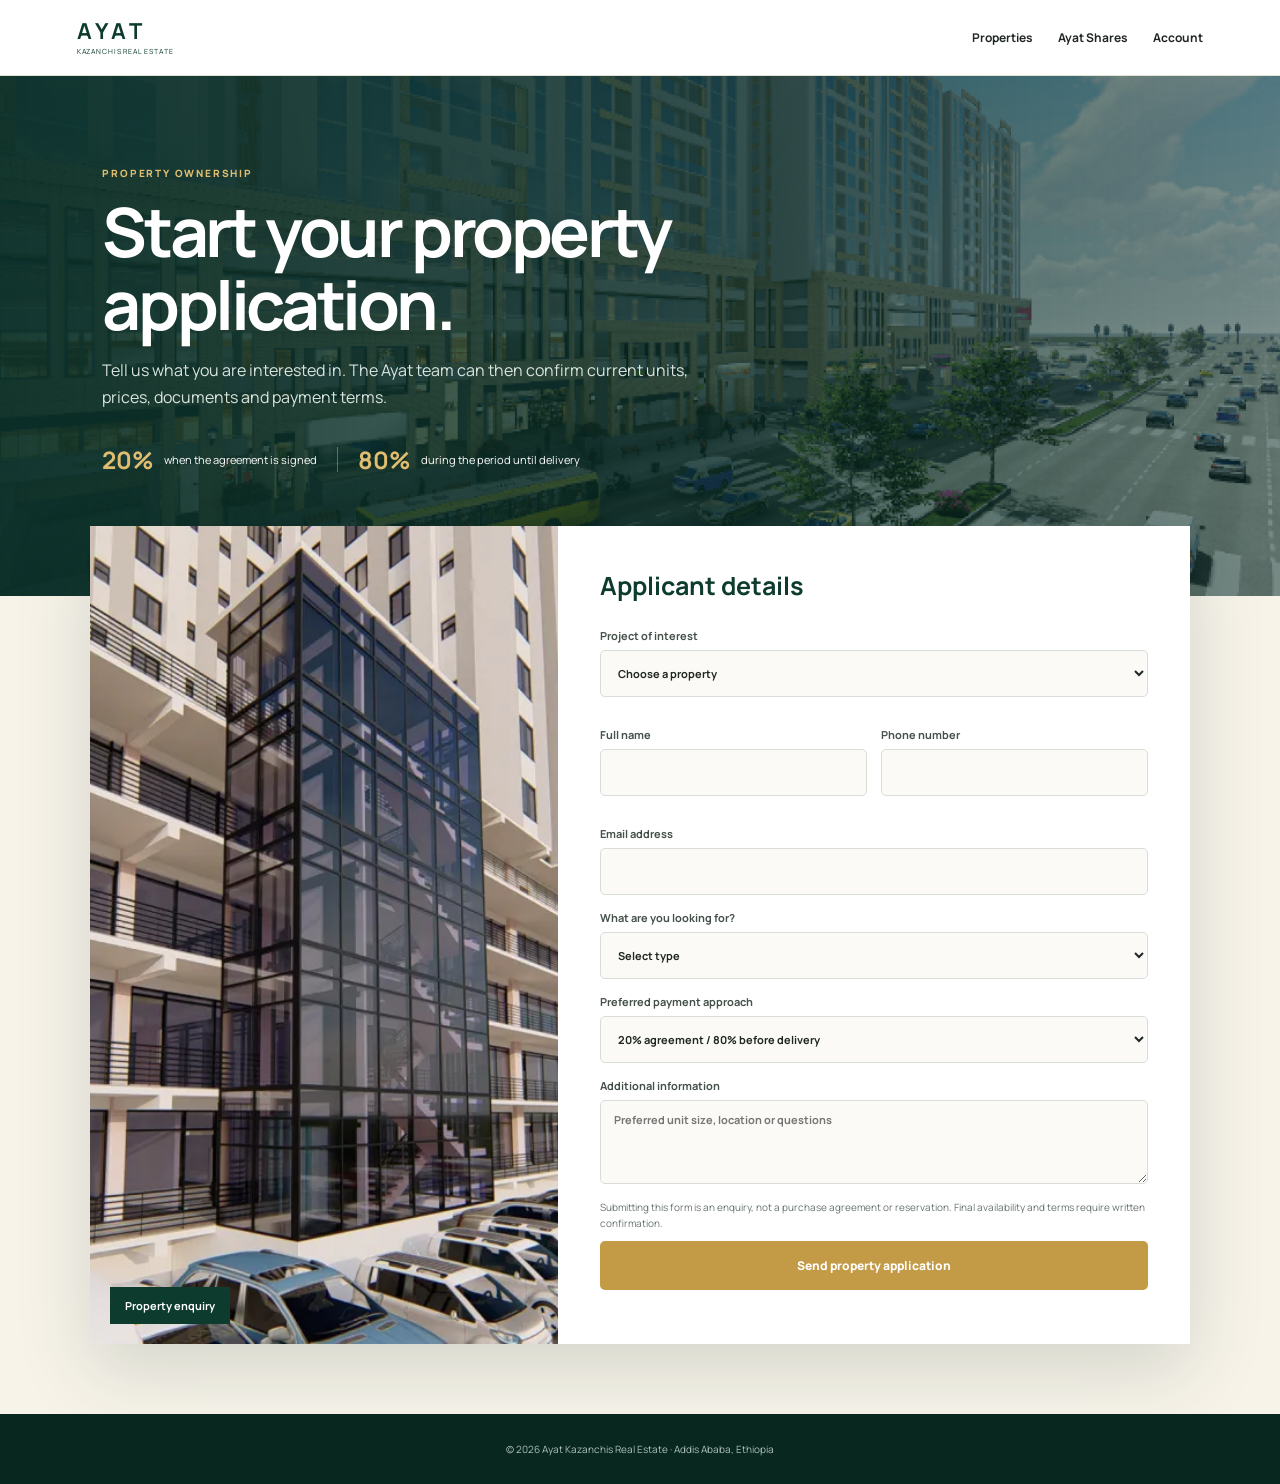
<file: contact.html>
<!doctype html><html lang="en"><head><meta charset="utf-8"><meta name="viewport" content="width=device-width,initial-scale=1"><meta name="theme-color" content="#0d3b2e"><title>Property Application | Ayat Kazanchis</title><link rel="preconnect" href="https://fonts.bunny.net"><link href="https://fonts.bunny.net/css?family=manrope:400,500,600,700,800&display=swap" rel="stylesheet"><link rel="stylesheet" href="property-application.css"></head><body><header><a href="index.html"><b>AYAT</b><small>KAZANCHIS REAL ESTATE</small></a><nav><a href="index.html#properties">Properties</a><a href="index.html#opportunities">Ayat Shares</a><a href="login.html">Account</a></nav></header><main><section class="application-intro"><p>PROPERTY OWNERSHIP</p><h1>Start your property application.</h1><span>Tell us what you are interested in. The Ayat team can then confirm current units, prices, documents and payment terms.</span><div><b>20%</b> when the agreement is signed <i></i><b>80%</b> during the period until delivery</div></section><section class="application-card"><div class="project-image"><img src="images/ayat kazanchis apartments.webp" alt="Ayat property development"><span data-project-label>Property enquiry</span></div><form data-property-form><h2>Applicant details</h2><label>Project of interest<select name="project" required><option value="">Choose a property</option><option>Ayat Kazanchis Apartments</option><option>Ayat Grand Mall</option><option>Hill Bottom Business Outlets</option><option>Other Ayat property</option></select></label><div class="two"><label>Full name<input name="name" autocomplete="name" required></label><label>Phone number<input name="phone" type="tel" autocomplete="tel" required></label></div><label>Email address<input name="email" type="email" autocomplete="email" required></label><label>What are you looking for?<select name="propertyType" required><option value="">Select type</option><option>Apartment</option><option>Commercial shop</option><option>Business outlet</option><option>Other</option></select></label><label>Preferred payment approach<select name="payment"><option>20% agreement / 80% before delivery</option><option>Full advance payment in USD</option><option>Full advance payment in Birr</option><option>I need guidance</option></select></label><label>Additional information<textarea name="notes" rows="4" placeholder="Preferred unit size, location or questions"></textarea></label><p class="form-note">Submitting this form is an enquiry, not a purchase agreement or reservation. Final availability and terms require written confirmation.</p><button type="submit">Send property application</button><div class="result" data-result role="status"></div></form></section></main><footer>© 2026 Ayat Kazanchis Real Estate · Addis Ababa, Ethiopia</footer><script src="property-application.js"></script></body></html>
</file>
<file: property-application.css>
:root{--green:#0d3b2e;--gold:#c39a45;--ivory:#f7f3e9;--ink:#202723;--muted:#68746e}*{box-sizing:border-box}body{margin:0;background:var(--ivory);color:var(--ink);font-family:Manrope,Arial,sans-serif}a{text-decoration:none;color:inherit}header{height:76px;padding:0 clamp(20px,6vw,85px);display:flex;align-items:center;background:#fff;border-bottom:1px solid #e4e1d8}header>a{display:flex;flex-direction:column;color:var(--green);line-height:1}header b{font-size:22px;letter-spacing:.2em}header small{font-size:7px;letter-spacing:.12em;margin-top:6px}header nav{margin-left:auto;display:flex;gap:25px;font-size:12px;font-weight:700}.application-intro{padding:80px clamp(20px,8vw,120px) 120px;color:#fff;background:linear-gradient(90deg,#092f27ed,#092f2780),url('images/commercial_design2.1c1cf9b5.webp') center/cover}.application-intro>p{color:#e1bd6f;font-size:10px;font-weight:800;letter-spacing:.18em}.application-intro h1{max-width:700px;margin:15px 0;font-size:clamp(38px,6vw,68px);line-height:1.08;letter-spacing:-.05em}.application-intro>span{display:block;max-width:620px;color:#d9e4df;line-height:1.7}.application-intro>div{display:flex;align-items:center;gap:10px;margin-top:32px;font-size:11px}.application-intro>div b{color:#e1bd6f;font-size:24px}.application-intro i{width:1px;height:25px;background:#ffffff4d;margin:0 10px}.application-card{width:min(1100px,calc(100% - 36px));margin:-70px auto 70px;display:grid;grid-template-columns:.85fr 1.15fr;background:#fff;box-shadow:0 25px 70px #17352a28}.project-image{position:relative;min-height:650px}.project-image img{width:100%;height:100%;object-fit:cover}.project-image span{position:absolute;left:20px;bottom:20px;padding:11px 15px;background:var(--green);color:#fff;font-size:11px;font-weight:700}form{padding:42px}form h2{font-size:25px;color:var(--green);margin:0 0 25px}label{display:grid;gap:7px;margin:15px 0;color:#445149;font-size:11px;font-weight:700}.two{display:grid;grid-template-columns:1fr 1fr;gap:14px}input,select,textarea{width:100%;min-height:47px;padding:11px 13px;border:1px solid #d9ddd8;border-radius:5px;background:#fbfaf6;font:inherit;color:var(--ink)}textarea{resize:vertical}.form-note{font-size:10px;line-height:1.6;color:var(--muted)}button{width:100%;min-height:49px;border:0;border-radius:5px;background:var(--gold);color:#fff;font:800 12px Manrope;cursor:pointer}.result{margin-top:12px;font-size:12px}.result.success{color:#176c48}.result.error{color:#a32631}footer{padding:28px;text-align:center;background:#07271f;color:#afc1ba;font-size:10px}@media(max-width:750px){header nav a:not(:last-child){display:none}.application-intro{padding:55px 20px 105px}.application-intro>div{align-items:flex-start;flex-wrap:wrap}.application-card{grid-template-columns:1fr}.project-image{min-height:240px}.project-image img{position:absolute}.two{grid-template-columns:1fr}form{padding:27px 20px}}
</file>
